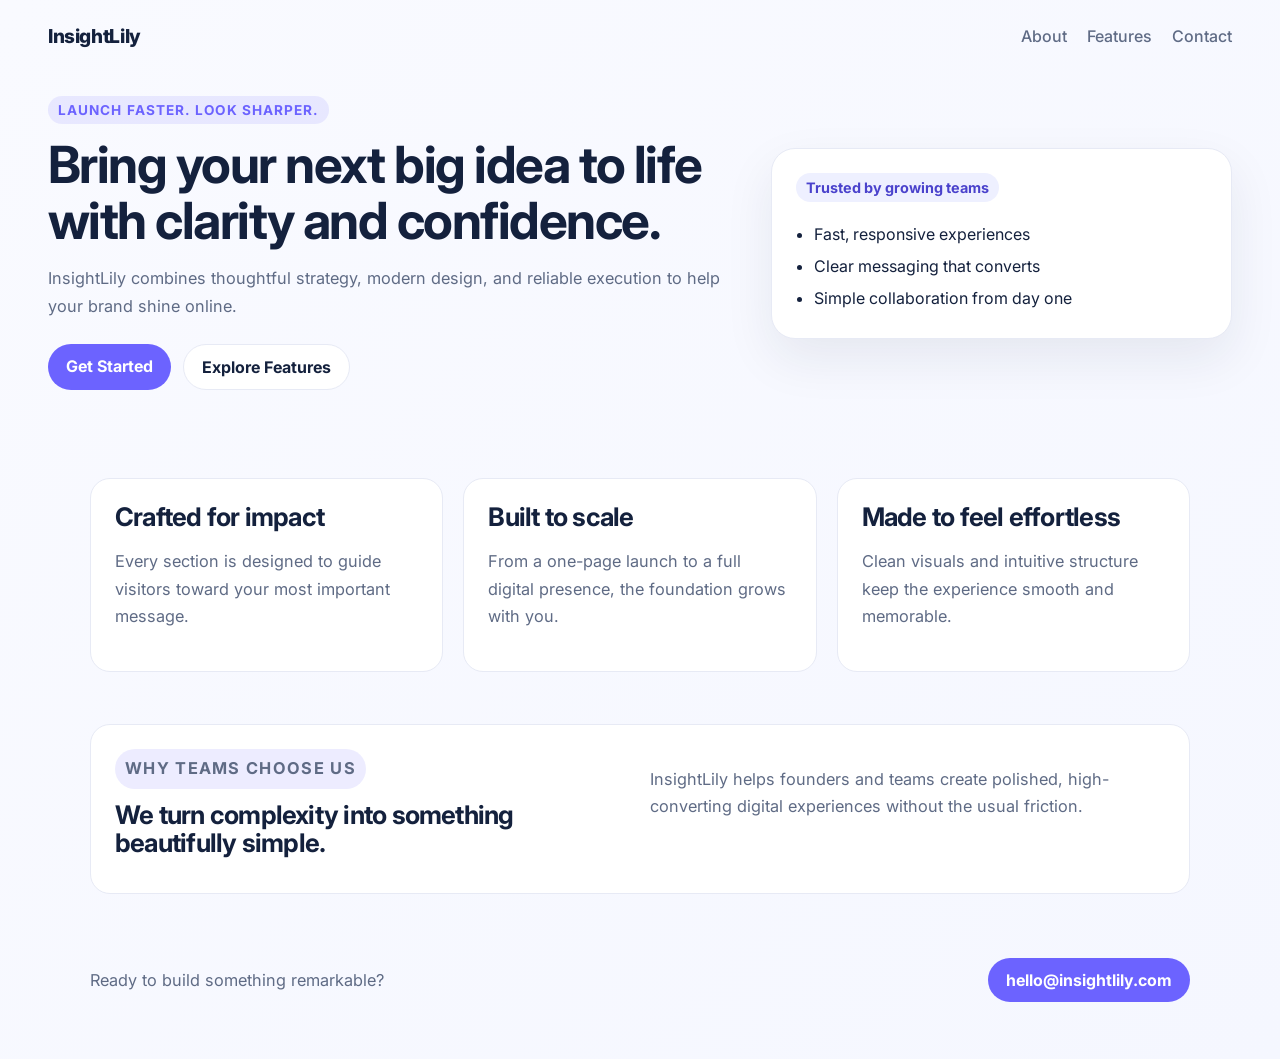
<file: index.html>
<!DOCTYPE html>
<html lang="en">
  <head>
    <meta charset="UTF-8" />
    <meta name="viewport" content="width=device-width, initial-scale=1.0" />
    <title>Insightlily | Smart ideas, beautifully delivered</title>
    <meta
      name="description"
      content="Insightlily helps teams turn bold ideas into polished digital experiences."
    />
    <link rel="preconnect" href="https://fonts.googleapis.com" />
    <link rel="preconnect" href="https://fonts.gstatic.com" crossorigin />
    <link
      href="https://fonts.googleapis.com/css2?family=Inter:wght@400;500;600;700;800&display=swap"
      rel="stylesheet"
    />
    <link rel="stylesheet" href="styles.css" />
  </head>
  <body>
    <header class="hero">
      <nav class="nav">
        <a class="brand" href="#">InsightLily</a>
        <div class="nav-links">
          <a href="#about">About</a>
          <a href="#features">Features</a>
          <a href="#contact">Contact</a>
        </div>
      </nav>

      <div class="hero-content">
        <div class="hero-copy">
          <p class="eyebrow">Launch faster. Look sharper.</p>
          <h1>Bring your next big idea to life with clarity and confidence.</h1>
          <p class="subtext">
            InsightLily combines thoughtful strategy, modern design, and reliable execution to help your brand shine online.
          </p>
          <div class="hero-actions">
            <a class="button primary" href="#contact">Get Started</a>
            <a class="button secondary" href="#features">Explore Features</a>
          </div>
        </div>
        <div class="hero-card" aria-label="Highlights">
          <div class="card-pill">Trusted by growing teams</div>
          <ul>
            <li>Fast, responsive experiences</li>
            <li>Clear messaging that converts</li>
            <li>Simple collaboration from day one</li>
          </ul>
        </div>
      </div>
    </header>

    <main>
      <section id="features" class="features">
        <article>
          <h2>Crafted for impact</h2>
          <p>Every section is designed to guide visitors toward your most important message.</p>
        </article>
        <article>
          <h2>Built to scale</h2>
          <p>From a one-page launch to a full digital presence, the foundation grows with you.</p>
        </article>
        <article>
          <h2>Made to feel effortless</h2>
          <p>Clean visuals and intuitive structure keep the experience smooth and memorable.</p>
        </article>
      </section>

      <section id="about" class="about">
        <div>
          <p class="eyebrow">Why teams choose us</p>
          <h2>We turn complexity into something beautifully simple.</h2>
        </div>
        <p>
          InsightLily helps founders and teams create polished, high-converting digital experiences without the usual friction.
        </p>
      </section>
    </main>

    <footer id="contact" class="footer">
      <p>Ready to build something remarkable?</p>
      <a class="button primary" href="mailto:hello@insightlily.com">hello@insightlily.com</a>
    </footer>
  </body>
</html>
</file>
<file: styles.css>
:root {
  color-scheme: light;
  --bg: #f5f7ff;
  --surface: #ffffff;
  --text: #14213d;
  --muted: #5f6b85;
  --accent: #6c63ff;
  --accent-dark: #4a42cc;
  --border: #e7eaf5;
}

* {
  box-sizing: border-box;
}

body {
  margin: 0;
  font-family: 'Inter', sans-serif;
  color: var(--text);
  background: linear-gradient(135deg, #f9faff 0%, var(--bg) 100%);
}

img {
  max-width: 100%;
}

.hero {
  padding: 24px clamp(20px, 4vw, 48px) 64px;
}

.nav {
  display: flex;
  justify-content: space-between;
  align-items: center;
  margin-bottom: 48px;
}

.brand {
  font-size: 1.2rem;
  font-weight: 800;
  color: var(--text);
  text-decoration: none;
  letter-spacing: -0.02em;
}

.nav-links {
  display: flex;
  gap: 20px;
}

.nav-links a {
  color: var(--muted);
  text-decoration: none;
  font-weight: 500;
}

.hero-content {
  display: grid;
  grid-template-columns: 1.2fr 0.8fr;
  gap: 32px;
  align-items: center;
}

.eyebrow {
  display: inline-block;
  margin: 0 0 12px;
  padding: 6px 10px;
  border-radius: 999px;
  background: rgba(108, 99, 255, 0.12);
  color: var(--accent);
  font-weight: 700;
  font-size: 0.85rem;
  text-transform: uppercase;
  letter-spacing: 0.08em;
}

h1,
h2 {
  margin: 0 0 12px;
  line-height: 1.1;
  letter-spacing: -0.03em;
}

h1 {
  font-size: clamp(2.2rem, 4vw, 4rem);
}

h2 {
  font-size: clamp(1.4rem, 2vw, 1.8rem);
}

.subtext,
.features p,
.about p,
.footer p {
  color: var(--muted);
  line-height: 1.7;
  font-size: 1.02rem;
}

.hero-actions {
  display: flex;
  gap: 12px;
  flex-wrap: wrap;
  margin-top: 24px;
}

.button {
  display: inline-block;
  padding: 12px 18px;
  border-radius: 999px;
  text-decoration: none;
  font-weight: 700;
  transition: transform 180ms ease, background 180ms ease;
}

.button:hover {
  transform: translateY(-1px);
}

.button.primary {
  background: var(--accent);
  color: white;
}

.button.primary:hover {
  background: var(--accent-dark);
}

.button.secondary {
  background: white;
  color: var(--text);
  border: 1px solid var(--border);
}

.hero-card {
  background: var(--surface);
  border: 1px solid var(--border);
  border-radius: 24px;
  padding: 24px;
  box-shadow: 0 20px 50px rgba(20, 33, 61, 0.08);
}

.card-pill {
  display: inline-block;
  margin-bottom: 16px;
  padding: 6px 10px;
  border-radius: 999px;
  background: #eef0ff;
  color: var(--accent-dark);
  font-weight: 700;
  font-size: 0.9rem;
}

.hero-card ul {
  padding-left: 18px;
  margin: 0;
  color: var(--text);
  line-height: 2;
}

.features,
.about,
.footer {
  width: min(1100px, calc(100% - 40px));
  margin: 0 auto;
}

.features {
  display: grid;
  grid-template-columns: repeat(3, 1fr);
  gap: 20px;
  padding: 24px 0 40px;
}

.features article,
.about {
  background: var(--surface);
  border: 1px solid var(--border);
  border-radius: 20px;
  padding: 24px;
}

.about {
  display: grid;
  grid-template-columns: 1fr 1fr;
  gap: 20px;
  margin-top: 12px;
}

.footer {
  display: flex;
  justify-content: space-between;
  align-items: center;
  gap: 16px;
  padding: 32px 0 48px;
  margin-top: 24px;
}

@media (max-width: 800px) {
  .hero-content,
  .features,
  .about {
    grid-template-columns: 1fr;
  }

  .footer {
    flex-direction: column;
    align-items: flex-start;
  }
}

@media (max-width: 560px) {
  .nav {
    flex-direction: column;
    align-items: flex-start;
    gap: 12px;
  }

  .nav-links {
    gap: 14px;
  }
}
</file>
